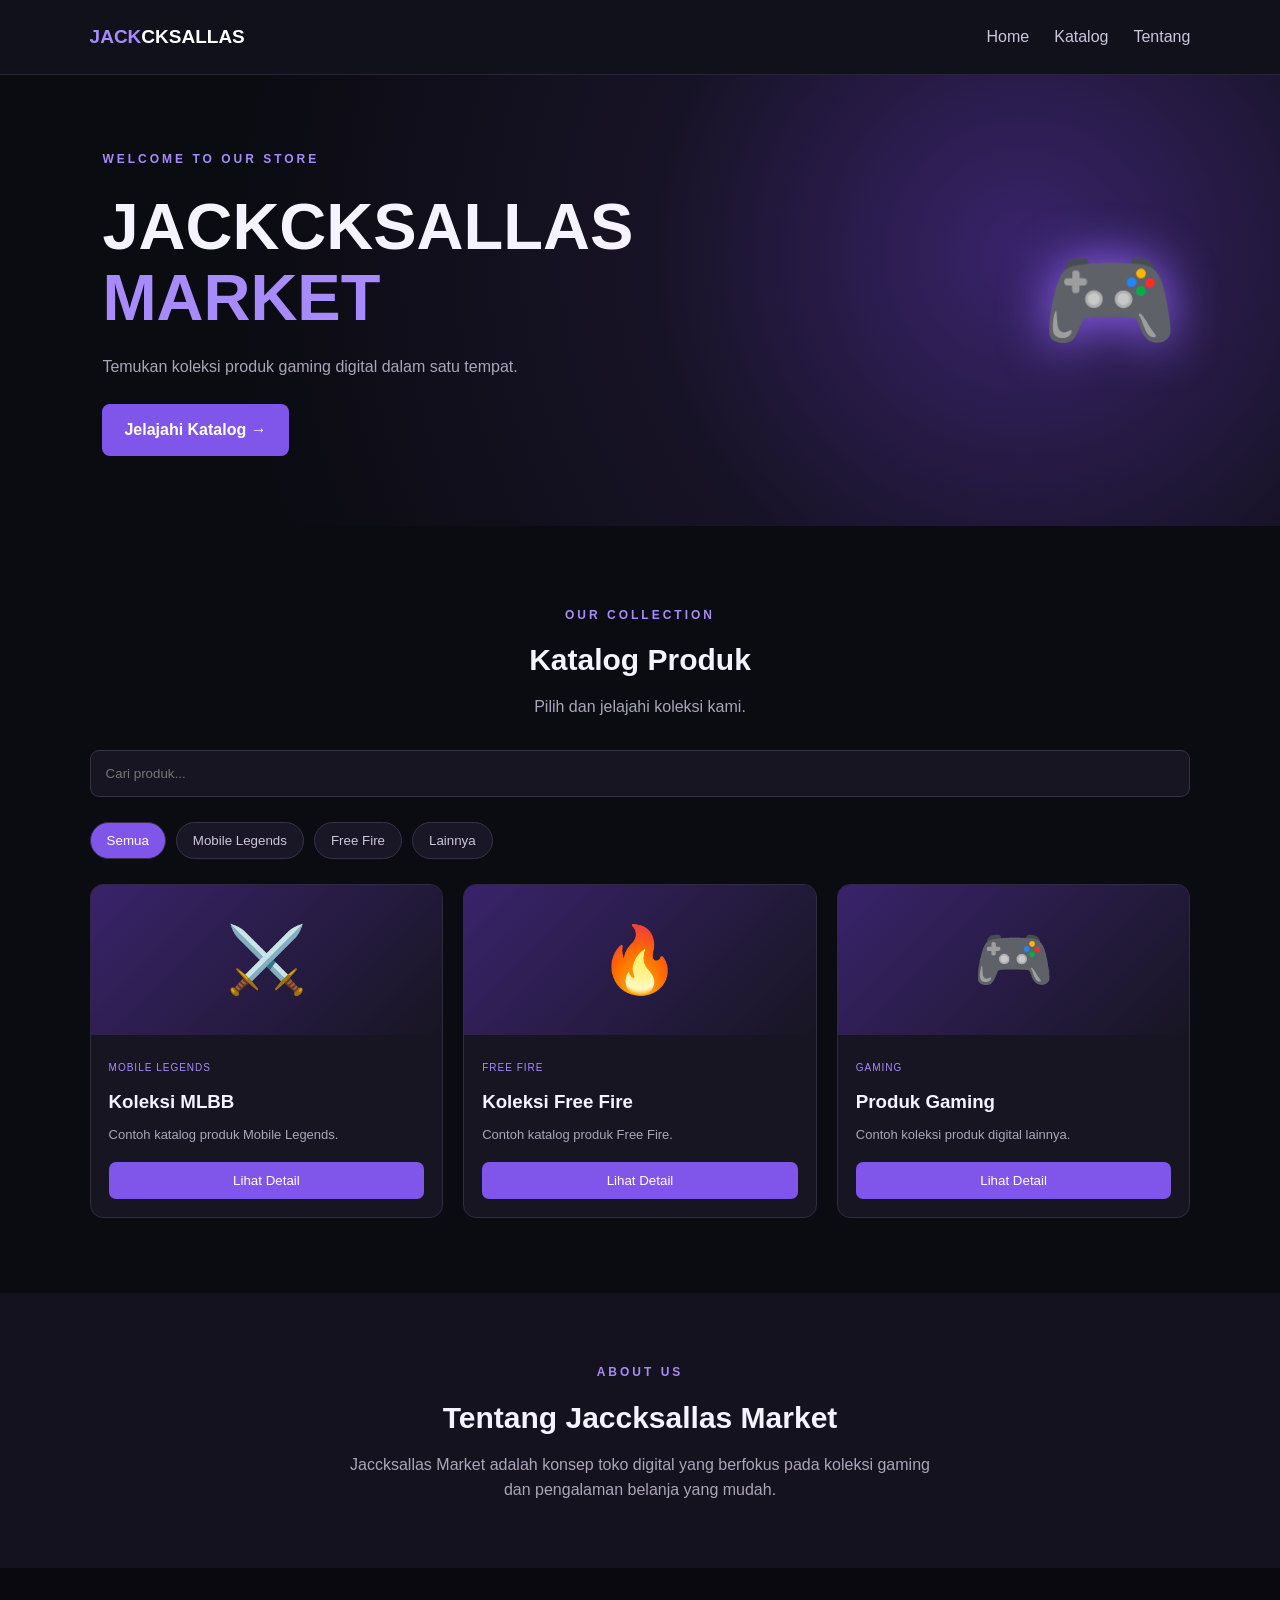
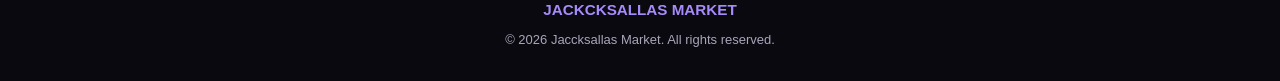
<file: index.html>
<!DOCTYPE html>
<html lang="id">
<head>
  <meta charset="UTF-8">
  <meta name="viewport" content="width=device-width, initial-scale=1.0">
  <meta name="theme-color" content="#0b0b12">
  <title>Jaccksallas Market</title>
  <link rel="stylesheet" href="style.css">
</head>
<body>

<header class="navbar">
  <a class="logo" href="#">JACK<span>CKSALLAS</span></a>
  <button id="menuBtn" class="menu-btn">☰</button>
  <nav id="navMenu">
    <a href="#home">Home</a>
    <a href="#catalog">Katalog</a>
    <a href="#about">Tentang</a>
  </nav>
</header>

<main>
  <section class="hero" id="home">
    <div class="hero-content">
      <span class="tag">WELCOME TO OUR STORE</span>
      <h1>JACKCKSALLAS<br><span>MARKET</span></h1>
      <p>Temukan koleksi produk gaming digital dalam satu tempat.</p>
      <a href="#catalog" class="main-btn">Jelajahi Katalog →</a>
    </div>
    <div class="hero-icon">🎮</div>
  </section>

  <section class="catalog" id="catalog">
    <div class="section-heading">
      <span class="tag">OUR COLLECTION</span>
      <h2>Katalog Produk</h2>
      <p>Pilih dan jelajahi koleksi kami.</p>
    </div>

    <input
      type="search"
      id="searchInput"
      placeholder="Cari produk..."
    >

    <div class="filters">
      <button class="filter active" data-category="all">Semua</button>
      <button class="filter" data-category="ml">Mobile Legends</button>
      <button class="filter" data-category="ff">Free Fire</button>
      <button class="filter" data-category="other">Lainnya</button>
    </div>

    <div class="product-grid" id="productGrid">
      <article class="product-card" data-category="ml">
        <div class="product-image">⚔️</div>
        <div class="product-info">
          <span class="product-type">MOBILE LEGENDS</span>
          <h3>Koleksi MLBB</h3>
          <p>Contoh katalog produk Mobile Legends.</p>
          <button class="detail-btn" data-name="Koleksi MLBB">
            Lihat Detail
          </button>
        </div>
      </article>

      <article class="product-card" data-category="ff">
        <div class="product-image">🔥</div>
        <div class="product-info">
          <span class="product-type">FREE FIRE</span>
          <h3>Koleksi Free Fire</h3>
          <p>Contoh katalog produk Free Fire.</p>
          <button class="detail-btn" data-name="Koleksi Free Fire">
            Lihat Detail
          </button>
        </div>
      </article>

      <article class="product-card" data-category="other">
        <div class="product-image">🎮</div>
        <div class="product-info">
          <span class="product-type">GAMING</span>
          <h3>Produk Gaming</h3>
          <p>Contoh koleksi produk digital lainnya.</p>
          <button class="detail-btn" data-name="Produk Gaming">
            Lihat Detail
          </button>
        </div>
      </article>
    </div>
    <p id="emptyMessage" hidden>Produk tidak ditemukan.</p>
  </section>

  <section class="about" id="about">
    <span class="tag">ABOUT US</span>
    <h2>Tentang Jaccksallas Market</h2>
    <p>
      Jaccksallas Market adalah konsep toko digital
      yang berfokus pada koleksi gaming dan pengalaman
      belanja yang mudah.
    </p>
  </section>
</main>

<footer>
  <h3>JACKCKSALLAS MARKET</h3>
  <p>© 2026 Jaccksallas Market. All rights reserved.</p>
</footer>

<div id="modal" class="modal" hidden>
  <div class="modal-content">
    <button id="closeModal" class="close-btn">✕</button>
    <h2 id="modalTitle">Detail Produk</h2>
    <p>Ini merupakan contoh tampilan katalog.
      Informasi produk akan ditambahkan oleh admin.</p>
  </div>
</div>

<script src="script.js"></script>
</body>
            </html>
</file>
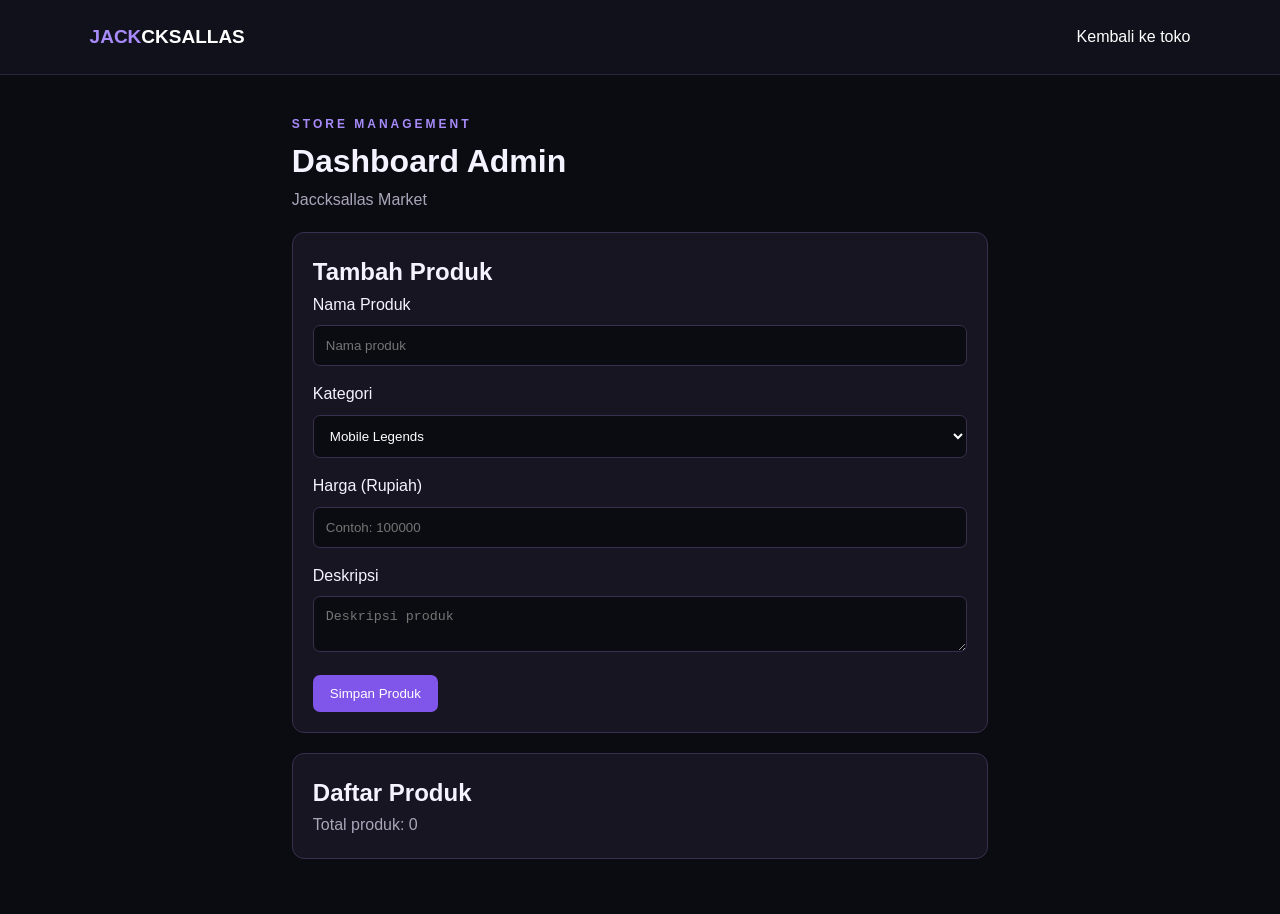
<file: admin.html>
<!DOCTYPE html>
<html lang="id">
<head>
  <meta charset="UTF-8">
  <meta name="viewport" content="width=device-width, initial-scale=1.0">
  <title>Admin - Jaccksallas Market</title>
  <link rel="stylesheet" href="style.css">
  <style>
    .admin-container {
      max-width: 850px;
      margin: auto;
      padding: 35px 6%;
    }
    .admin-box {
      background: #171522;
      border: 1px solid #38304e;
      border-radius: 12px;
      padding: 20px;
      margin: 20px 0;
    }
    .admin-box input, .admin-box select,
    .admin-box textarea {
      width: 100%;
      padding: 12px;
      margin: 8px 0 15px;
      border-radius: 7px;
      border: 1px solid #38304e;
      background: #0b0b12;
      color: white;
    }
    .admin-box button {
      padding: 11px 17px;
      background: #8055e9;
      border: none;
      border-radius: 7px;
      color: white;
      cursor: pointer;
    }
    .admin-product {
      border-bottom: 1px solid #38304e;
      padding: 15px 0;
      display: flex;
      justify-content: space-between;
      gap: 10px;
      align-items: center;
    }
    .admin-actions {
      display: flex;
      gap: 7px;
    }
    .delete-btn { background: #b83245 !important; }
    .edit-btn { background: #51418b !important; }
  </style>
</head>
<body>

<header class="navbar">
  <a href="index.html" class="logo">JACK<span>CKSALLAS</span></a>
  <a href="index.html" style="color:white;text-decoration:none">
    Kembali ke toko
  </a>
</header>

<main class="admin-container">
  <span class="tag">STORE MANAGEMENT</span>
  <h1>Dashboard Admin</h1>
  <p style="color:#aaa5b9">Jaccksallas Market</p>

  <div class="admin-box">
    <h2 id="formTitle">Tambah Produk</h2>

    <form id="productForm">
      <label>Nama Produk</label>
      <input id="name" required placeholder="Nama produk">

      <label>Kategori</label>
      <select id="category">
        <option value="ml">Mobile Legends</option>
        <option value="ff">Free Fire</option>
        <option value="other">Lainnya</option>
      </select>

      <label>Harga (Rupiah)</label>
      <input id="price" type="number" min="0"
        required placeholder="Contoh: 100000">

      <label>Deskripsi</label>
      <textarea id="description" required
        placeholder="Deskripsi produk"></textarea>

      <button type="submit" id="saveBtn">
        Simpan Produk
      </button>
      <button type="button" id="cancelBtn"
        style="display:none;background:#555">
        Batal
      </button>
    </form>
  </div>

  <div class="admin-box">
    <h2>Daftar Produk</h2>
    <p id="totalProducts" style="color:#aaa5b9"></p>
    <div id="productList"></div>
  </div>
</main>

<script src="admin.js"></script>
</body>
</html>
</file>
<file: style.css>
* {
  margin: 0;
  padding: 0;
  box-sizing: border-box;
}

html {
  scroll-behavior: smooth;
}

body {
  background: #0b0b12;
  color: #f5f3ff;
  font-family: Arial, sans-serif;
  line-height: 1.6;
}

.navbar {
  min-height: 75px;
  padding: 15px 7%;
  display: flex;
  align-items: center;
  justify-content: space-between;
  background: #11111c;
  border-bottom: 1px solid #28243a;
  position: sticky;
  top: 0;
  z-index: 10;
}

.logo {
  color: #a78bfa;
  font-size: 19px;
  font-weight: 900;
  text-decoration: none;
}

.logo span {
  color: white;
}

nav {
  display: flex;
  gap: 25px;
}

nav a {
  color: #ccc5dc;
  text-decoration: none;
}

nav a:hover {
  color: #a78bfa;
}

.menu-btn {
  display: none;
  background: none;
  border: 0;
  color: white;
  font-size: 25px;
}

.hero {
  min-height: 440px;
  padding: 70px 8%;
  display: flex;
  align-items: center;
  justify-content: space-between;
  background:
    radial-gradient(circle at 80% 40%,
    #39236b 0%, #171326 35%, #0b0b12 75%);
}

.hero-content {
  max-width: 600px;
}

.tag {
  color: #a78bfa;
  font-size: 12px;
  font-weight: bold;
  letter-spacing: 3px;
}

.hero h1 {
  font-size: clamp(38px, 8vw, 65px);
  line-height: 1.1;
  margin: 20px 0;
}

.hero h1 span {
  color: #a78bfa;
}

.hero p,
.section-heading p,
.about p {
  color: #aaa5b9;
}

.main-btn {
  display: inline-block;
  margin-top: 25px;
  padding: 13px 22px;
  background: #8055e9;
  color: white;
  border-radius: 8px;
  text-decoration: none;
  font-weight: bold;
}

.hero-icon {
  font-size: 110px;
  filter: drop-shadow(0 0 25px #9565ff);
}

.catalog {
  padding: 75px 7%;
}

.section-heading {
  text-align: center;
  margin-bottom: 30px;
}

.section-heading h2,
.about h2 {
  font-size: 30px;
  margin: 10px 0;
}

#searchInput {
  display: block;
  width: 100%;
  padding: 15px;
  margin: 25px 0;
  background: #171522;
  border: 1px solid #38304e;
  color: white;
  border-radius: 9px;
  outline: none;
}

#searchInput:focus {
  border-color: #a78bfa;
}

.filters {
  display: flex;
  gap: 10px;
  flex-wrap: wrap;
  margin-bottom: 25px;
}

.filter {
  background: #191725;
  color: #ccc5dc;
  border: 1px solid #38304e;
  padding: 10px 16px;
  border-radius: 30px;
  cursor: pointer;
}

.filter.active,
.filter:hover {
  background: #8055e9;
  color: white;
}

.product-grid {
  display: grid;
  grid-template-columns: repeat(3, 1fr);
  gap: 20px;
}

.product-card {
  background: #171522;
  border: 1px solid #302a40;
  border-radius: 13px;
  overflow: hidden;
  transition: 0.3s;
}

.product-card:hover {
  transform: translateY(-5px);
  border-color: #8055e9;
}

.product-image {
  height: 150px;
  display: grid;
  place-items: center;
  font-size: 65px;
  background: linear-gradient(135deg, #39236b, #171522);
}

.product-info {
  padding: 18px;
}

.product-type {
  font-size: 10px;
  color: #a78bfa;
  letter-spacing: 1px;
}

.product-info h3 {
  margin: 8px 0;
}

.product-info p {
  color: #aaa5b9;
  font-size: 13px;
}

.detail-btn {
  width: 100%;
  margin-top: 17px;
  padding: 11px;
  background: #8055e9;
  color: white;
  border: 0;
  border-radius: 7px;
  cursor: pointer;
}

.about {
  padding: 65px 8%;
  text-align: center;
  background: #14121e;
}

.about p {
  max-width: 600px;
  margin: auto;
}

footer {
  padding: 30px;
  text-align: center;
  background: #09090f;
  color: #aaa5b9;
  font-size: 13px;
}

footer h3 {
  color: #a78bfa;
  margin-bottom: 8px;
}

.modal {
  position: fixed;
  inset: 0;
  z-index: 20;
  background: #000b;
  display: grid;
  place-items: center;
  padding: 20px;
}

.modal-content {
  position: relative;
  background: #1b1828;
  border: 1px solid #8055e9;
  border-radius: 15px;
  padding: 35px 25px;
  width: 100%;
  max-width: 400px;
}

.close-btn {
  position: absolute;
  right: 15px;
  top: 12px;
  color: white;
  background: none;
  border: 0;
  font-size: 20px;
  cursor: pointer;
}

[hidden] {
  display: none !important;
}

@media (max-width: 700px) {
  .menu-btn {
    display: block;
  }

  nav {
    display: none;
    position: absolute;
    top: 75px;
    left: 0;
    width: 100%;
    padding: 20px;
    background: #11111c;
    flex-direction: column;
  }

  nav.show {
    display: flex;
  }

  .hero {
    min-height: 400px;
    padding: 55px 7%;
  }

  .hero-icon {
    font-size: 55px;
  }

  .product-grid {
    grid-template-columns: 1fr;
  }
  }
</file>
